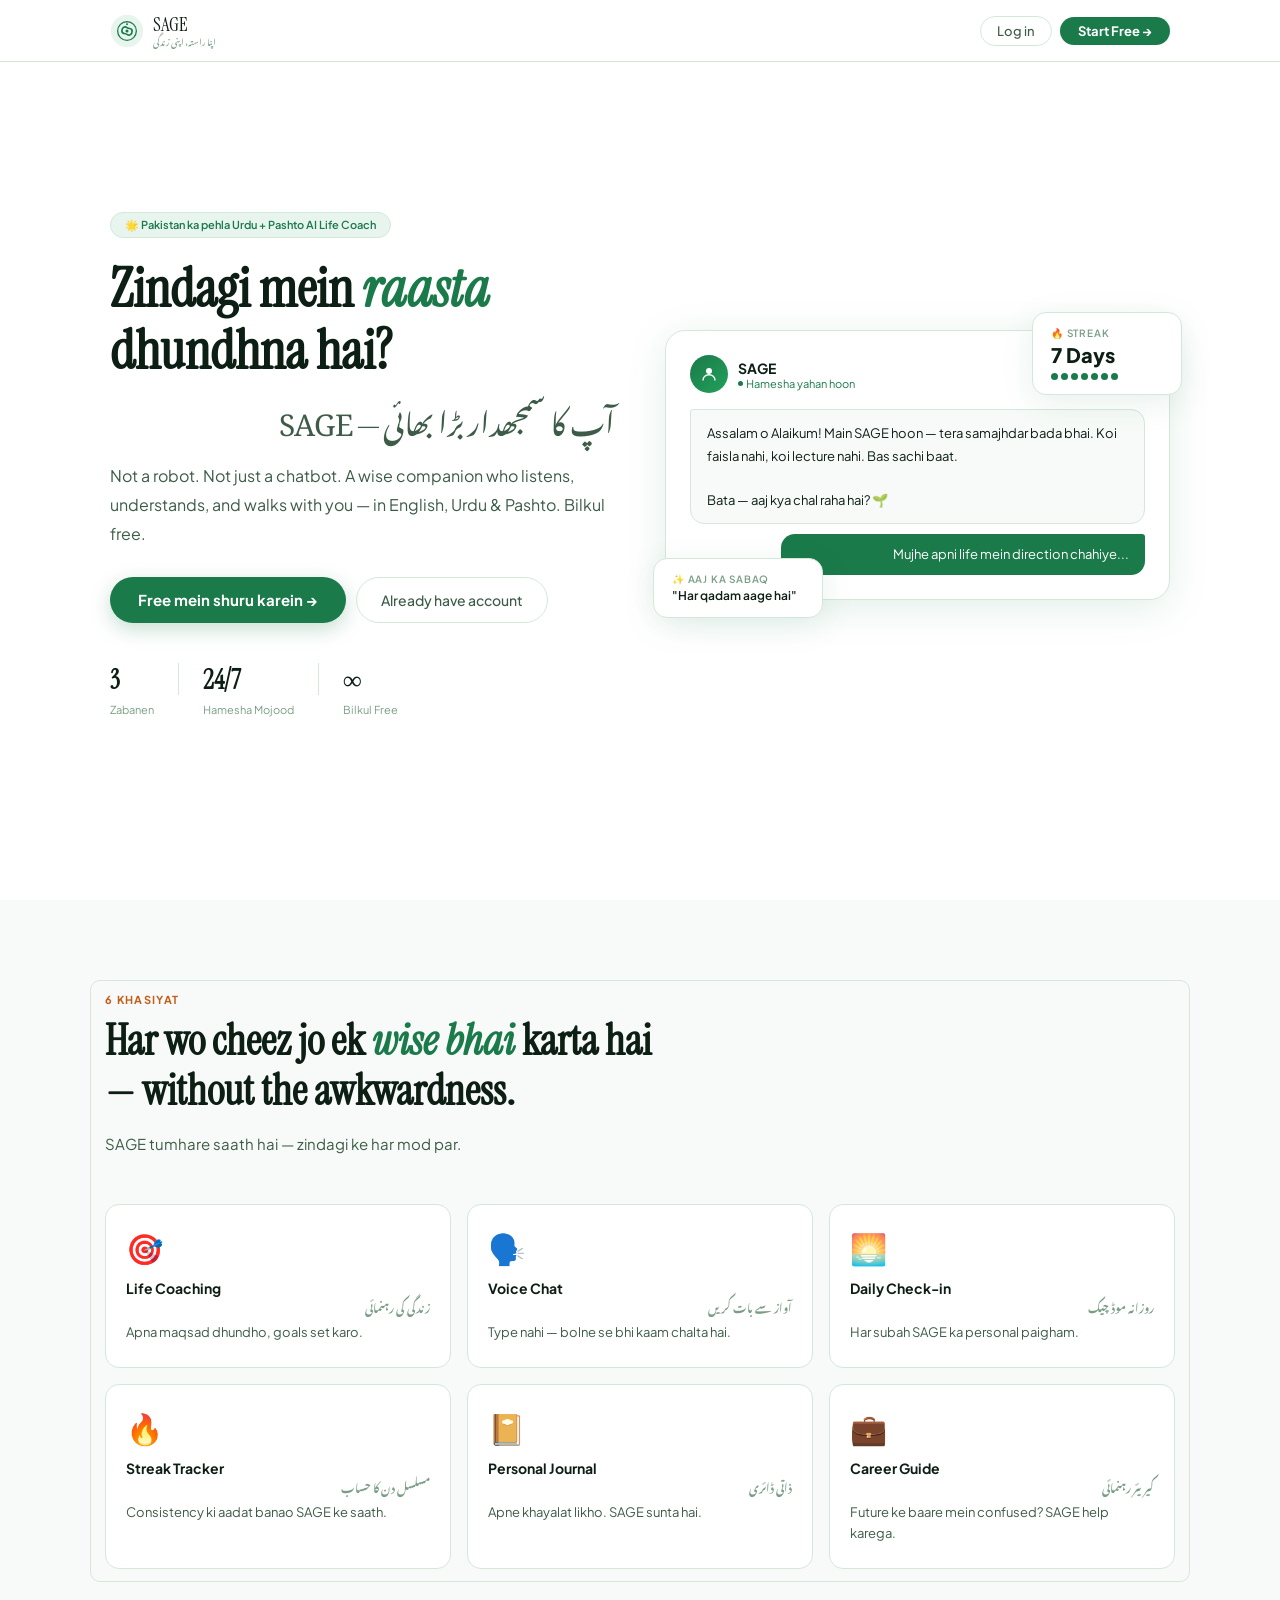
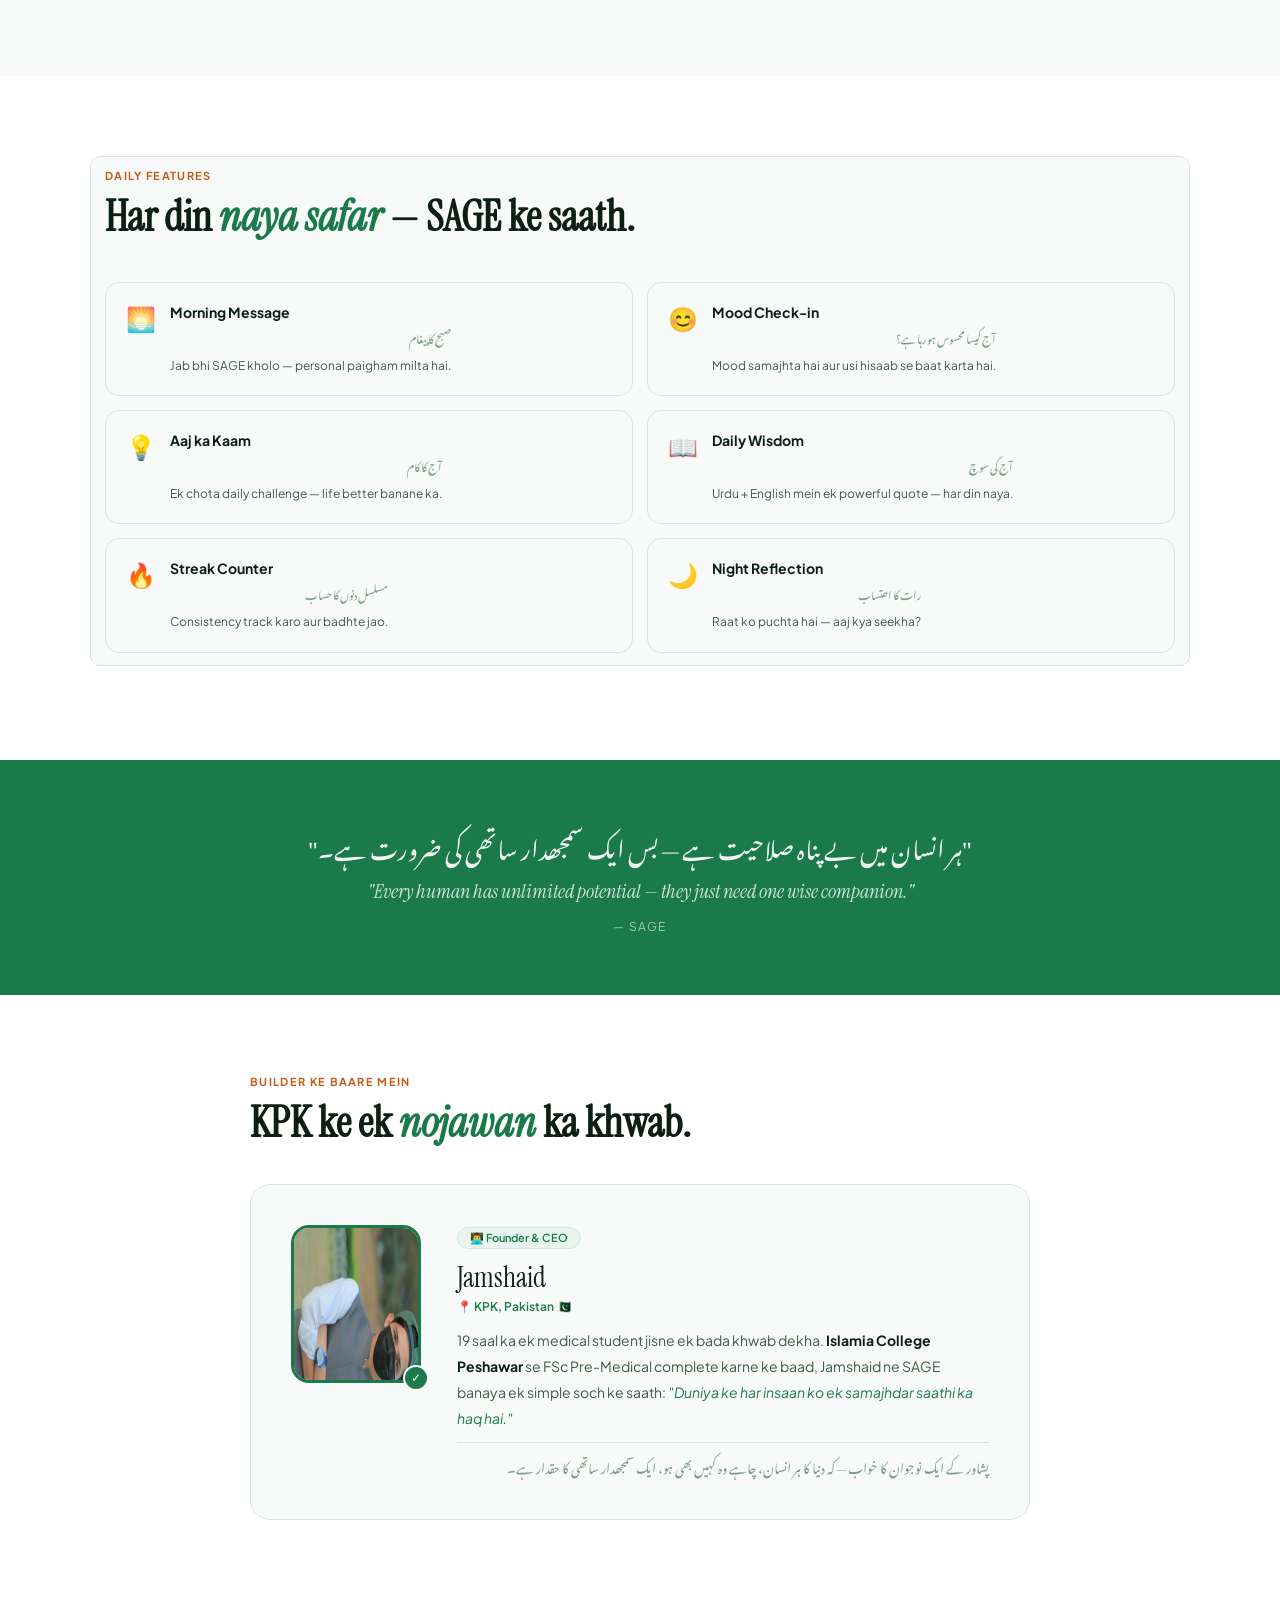
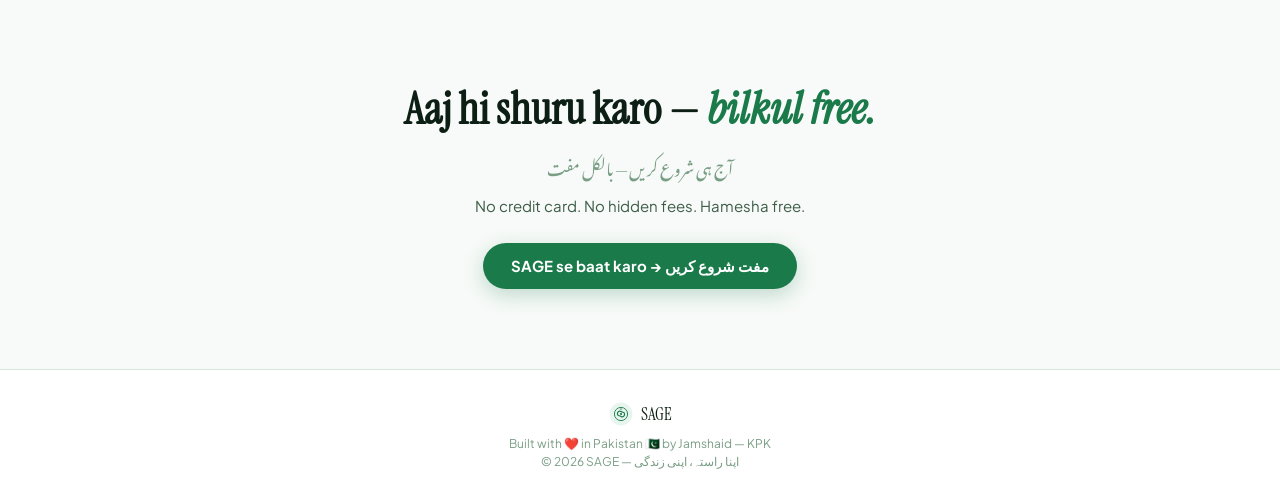
<file: index.html>
<!DOCTYPE html>
<html lang="en">
<head>
<meta charset="UTF-8"/>
<meta name="viewport" content="width=device-width,initial-scale=1.0"/>
<title>SAGE — Apna Raasta, Apni Zindagi</title>
<link href="https://fonts.googleapis.com/css2?family=Instrument+Serif:ital@0;1&family=Plus+Jakarta+Sans:wght@400;500;600;700;800&family=Noto+Nastaliq+Urdu:wght@400;700&display=swap" rel="stylesheet"/>
<style>
*,*::before,*::after{box-sizing:border-box;margin:0;padding:0}
:root{--g:#1a7a4a;--gl:#22a05a;--gp:#e8f5ee;--gp2:#d1ead9;--or:#c45c1a;--bg:#fff;--bg2:#f7faf8;--tx:#0d1f14;--tx2:#3d5c47;--tx3:#7a9e85;--bd:#d4e8da;--fd:'Instrument Serif',serif;--fb:'Plus Jakarta Sans',sans-serif;--fu:'Noto Nastaliq Urdu',serif}
html{scroll-behavior:smooth}
body{font-family:var(--fb);background:var(--bg);color:var(--tx);overflow-x:hidden}
/* NAV */
nav{position:fixed;top:0;left:0;right:0;z-index:100;background:rgba(255,255,255,.96);backdrop-filter:blur(16px);border-bottom:1px solid var(--bd);height:62px}
.nav-in{max-width:1100px;margin:0 auto;padding:0 20px;height:100%;display:flex;align-items:center;justify-content:space-between}
.logo{display:flex;align-items:center;gap:9px;text-decoration:none;cursor:pointer}
.logo-svg{width:34px;height:34px;flex-shrink:0}
.logo-t{display:flex;flex-direction:column;line-height:1.1}
.logo-n{font-family:var(--fd);font-size:19px;color:var(--tx)}
.logo-s{font-size:9px;color:var(--tx3);font-family:var(--fu)}
.nav-r{display:flex;align-items:center;gap:8px}
.nb{padding:6px 16px;border:1.5px solid var(--bd);border-radius:30px;color:var(--tx2);font-size:13px;font-weight:500;background:none;cursor:pointer;font-family:var(--fb);transition:all .2s}
.nb:hover{border-color:var(--g);color:var(--g)}
.ng{padding:6px 18px;background:var(--g);border:none;border-radius:30px;color:#fff;font-size:13px;font-weight:700;cursor:pointer;font-family:var(--fb);transition:all .2s}
.ng:hover{background:var(--gl);transform:translateY(-1px)}
/* PAGES */
.pg{display:none}.pg.on{display:block}
/* LANDING */
.hero{max-width:1100px;margin:0 auto;padding:90px 20px 60px;display:grid;grid-template-columns:1fr 1fr;gap:50px;align-items:center;min-height:100vh}
.badge{display:inline-flex;align-items:center;background:var(--gp);border:1px solid var(--gp2);border-radius:30px;padding:5px 14px;font-size:11px;color:var(--g);font-weight:600;margin-bottom:20px}
.h1{font-family:var(--fd);font-size:clamp(32px,5vw,54px);color:var(--tx);line-height:1.15;margin-bottom:8px}
.h1 em{color:var(--g);font-style:italic}
.h1-ur{font-family:var(--fu);font-size:clamp(18px,3vw,30px);color:var(--tx2);direction:rtl;text-align:right;line-height:1.8;margin-bottom:18px;display:block}
.hdesc{font-size:16px;color:var(--tx2);line-height:1.8;margin-bottom:28px}
.hbtns{display:flex;gap:10px;flex-wrap:wrap;margin-bottom:40px}
.gbtn{padding:13px 28px;background:var(--g);border:none;border-radius:50px;color:#fff;font-size:15px;font-weight:700;cursor:pointer;font-family:var(--fb);transition:all .25s;box-shadow:0 6px 20px rgba(26,122,74,.25)}
.gbtn:hover{background:var(--gl);transform:translateY(-2px)}
.obtn{padding:13px 24px;border:1.5px solid var(--bd);border-radius:50px;color:var(--tx2);font-size:14px;font-weight:500;cursor:pointer;font-family:var(--fb);background:none;transition:all .2s}
.obtn:hover{border-color:var(--g);color:var(--g)}
.hstats{display:flex;gap:24px}
.hs{text-align:left}
.hs-n{display:block;font-family:var(--fd);font-size:26px;color:var(--tx);font-weight:700}
.hs-l{font-size:11px;color:var(--tx3)}
.hs-div{width:1px;height:32px;background:var(--bd)}
/* HERO RIGHT */
.hr{position:relative}
.fc{background:#fff;border:1.5px solid var(--bd);border-radius:14px;padding:14px 18px;box-shadow:0 8px 32px rgba(26,122,74,.1);position:absolute;z-index:3}
.fc1{top:-18px;right:-12px;min-width:150px}
.fc2{bottom:-18px;left:-12px;min-width:170px}
.fc-l{font-size:10px;color:var(--tx3);font-weight:600;text-transform:uppercase;letter-spacing:.08em;margin-bottom:3px}
.fc-v{font-size:20px;font-weight:800;color:var(--tx)}
.fc-q{font-size:12px;color:var(--tx);font-weight:600;margin-top:3px}
.sdots{display:flex;gap:3px;margin-top:6px}
.sd{width:7px;height:7px;border-radius:50%;background:var(--g)}
.chat-card{background:#fff;border:1.5px solid var(--bd);border-radius:20px;padding:24px;box-shadow:0 8px 40px rgba(26,122,74,.12);position:relative;z-index:2}
.cc-head{display:flex;align-items:center;gap:10px;margin-bottom:16px}
.cc-av{width:38px;height:38px;background:linear-gradient(135deg,var(--g),var(--gl));border-radius:50%;display:flex;align-items:center;justify-content:center}
.cc-n{font-weight:700;font-size:14px;color:var(--tx)}
.cc-s{font-size:11px;color:var(--g);display:flex;align-items:center;gap:3px}
.dot{width:5px;height:5px;background:var(--g);border-radius:50%;animation:blink 2s infinite;display:inline-block}
@keyframes blink{0%,100%{opacity:1}50%{opacity:.3}}
.bs{background:var(--bg2);border:1px solid var(--bd);border-radius:14px;border-top-left-radius:3px;padding:12px 16px;font-size:13px;color:var(--tx);line-height:1.7;margin-bottom:10px}
.bu{background:var(--g);color:#fff;border-radius:14px;border-top-right-radius:3px;padding:10px 16px;font-size:13px;line-height:1.6;margin-left:auto;max-width:80%;text-align:right}
/* FEATURES */
.fsec{background:var(--bg2);padding:80px 20px}
.fi{max-width:1100px;margin:0 auto}
.ey{font-size:11px;font-weight:700;text-transform:uppercase;letter-spacing:.12em;color:var(--or);margin-bottom:10px}
.sh2{font-family:var(--fd);font-size:clamp(24px,4vw,42px);color:var(--tx);margin-bottom:14px;line-height:1.2}
.sh2 em{color:var(--g);font-style:italic}
.ssub{font-size:15px;color:var(--tx2);margin-bottom:48px;max-width:500px;line-height:1.7}
.fgrid{display:grid;grid-template-columns:repeat(3,1fr);gap:16px}
.fc-card{background:#fff;border:1.5px solid var(--bd);border-radius:14px;padding:24px 20px;transition:all .25s;cursor:pointer;position:relative;overflow:hidden}
.fc-card::before{content:'';position:absolute;top:0;left:0;right:0;height:3px;background:linear-gradient(90deg,var(--g),var(--gl));transform:scaleX(0);transform-origin:left;transition:transform .3s}
.fc-card:hover{border-color:var(--g);transform:translateY(-3px);box-shadow:0 8px 32px rgba(26,122,74,.1)}
.fc-card:hover::before{transform:scaleX(1)}
.fi-ico{font-size:30px;margin-bottom:12px;display:block}
.fi-t{font-size:14px;font-weight:700;color:var(--tx);margin-bottom:6px;line-height:1.4}
.fi-ur{font-family:var(--fu);font-size:11px;color:var(--tx3);display:block;direction:rtl}
.fi-d{font-size:13px;color:var(--tx2);line-height:1.6;margin-top:8px}
.fi-arr{position:absolute;bottom:16px;right:16px;color:var(--g);font-size:16px;opacity:0;transition:all .2s}
.fc-card:hover .fi-arr{opacity:1;transform:translateX(3px)}
/* DAILY */
.dsec{padding:80px 20px}
.dgrid{display:grid;grid-template-columns:1fr 1fr;gap:14px;margin-top:40px}
.dc{background:var(--bg2);border:1.5px solid var(--bd);border-radius:14px;padding:20px;display:flex;gap:14px;align-items:flex-start;transition:all .2s}
.dc:hover{border-color:var(--g)}
.di{font-size:24px;flex-shrink:0}
.dt{font-size:14px;font-weight:700;color:var(--tx);margin-bottom:2px}
.dur{font-family:var(--fu);font-size:11px;color:var(--tx3);direction:rtl;display:block;margin-bottom:5px}
.dd{font-size:12px;color:var(--tx2);line-height:1.6}
/* QUOTE */
.qbar{background:var(--g);padding:60px 20px;text-align:center;color:#fff}
.qu{font-family:var(--fu);font-size:clamp(14px,2.5vw,24px);line-height:2;direction:rtl;opacity:.95;margin-bottom:10px}
.qe{font-family:var(--fd);font-size:clamp(13px,2vw,20px);font-style:italic;opacity:.8;margin-bottom:10px}
.qby{font-size:12px;opacity:.6;letter-spacing:.1em}
/* FOUNDER */
.foundersec{padding:80px 20px;max-width:820px;margin:0 auto}
.founder-card{background:var(--bg2);border:1.5px solid var(--bd);border-radius:20px;padding:40px;display:grid;grid-template-columns:auto 1fr;gap:36px;align-items:start}
.fimg{width:130px;height:158px;object-fit:cover;object-position:top center;border-radius:18px;border:3px solid var(--g);display:block}
.fcheck{position:absolute;bottom:-8px;right:-8px;background:var(--g);color:#fff;border-radius:50%;width:26px;height:26px;display:flex;align-items:center;justify-content:center;font-size:12px;border:2px solid #fff}
.fwrap{position:relative;width:130px;flex-shrink:0}
.fbadge{display:inline-flex;background:var(--gp);border:1px solid var(--gp2);border-radius:20px;padding:3px 12px;font-size:11px;color:var(--g);font-weight:600;margin-bottom:10px}
.fname{font-family:var(--fd);font-size:28px;color:var(--tx);margin-bottom:3px}
.floc{font-size:12px;color:var(--g);font-weight:600;margin-bottom:14px}
.fbio{font-size:14px;color:var(--tx2);line-height:1.85;margin-bottom:10px}
.fbio strong{color:var(--tx)}
.fbio em{color:var(--g)}
.fbio-ur{font-family:var(--fu);font-size:13px;color:var(--tx3);line-height:2;direction:rtl;border-top:1px solid var(--bd);padding-top:10px}
/* CTA */
.ctasec{background:var(--bg2);padding:80px 20px;text-align:center}
.ctasec h2{font-family:var(--fd);font-size:clamp(24px,4vw,44px);color:var(--tx);margin-bottom:8px}
.ctasec h2 em{color:var(--g);font-style:italic}
.cta-ur{font-family:var(--fu);font-size:16px;color:var(--tx3);direction:rtl;display:block;margin-bottom:10px}
.cta-sub{font-size:15px;color:var(--tx2);margin-bottom:28px}
footer{padding:32px 20px;border-top:1px solid var(--bd);text-align:center}
.ft-row{display:flex;align-items:center;justify-content:center;gap:8px;margin-bottom:10px}
.ft-n{font-family:var(--fd);font-size:17px;color:var(--tx)}
footer p{font-size:12px;color:var(--tx3);margin-bottom:3px}
/* AUTH */
.auth-wrap{min-height:100vh;display:flex;align-items:center;justify-content:center;padding:70px 20px 20px;background:var(--bg2)}
.auth-card{background:#fff;border:1.5px solid var(--bd);border-radius:20px;padding:40px 36px;width:100%;max-width:420px;box-shadow:0 2px 20px rgba(26,122,74,.08)}
.auth-logo{display:flex;justify-content:center;margin-bottom:24px}
.auth-h{font-family:var(--fd);font-size:24px;color:var(--tx);text-align:center;margin-bottom:3px}
.auth-sub{font-size:13px;color:var(--tx2);text-align:center;margin-bottom:4px}
.auth-ur{font-family:var(--fu);font-size:12px;color:var(--tx3);direction:rtl;text-align:center;display:block;margin-bottom:24px}
.ferr{background:#fff0f0;border:1px solid #ffb3b3;color:#c0392b;border-radius:10px;padding:10px 14px;font-size:13px;margin-bottom:14px;display:none}
.fok{background:var(--gp);border:1px solid var(--gp2);color:var(--g);border-radius:10px;padding:10px 14px;font-size:13px;margin-bottom:14px;display:none}
.fl{display:block;font-size:12px;color:var(--tx2);margin-bottom:5px;font-weight:500}
.fi{width:100%;padding:12px 14px;background:var(--bg2);border:1.5px solid var(--bd);border-radius:10px;color:var(--tx);font-size:14px;font-family:var(--fb);outline:none;transition:border-color .2s;margin-bottom:14px}
.fi:focus{border-color:var(--g)}
.fi::placeholder{color:var(--tx3)}
.fbtn{width:100%;padding:13px;background:var(--g);border:none;border-radius:10px;color:#fff;font-size:15px;font-weight:700;font-family:var(--fb);cursor:pointer;transition:all .2s;margin-top:2px}
.fbtn:hover{background:var(--gl);transform:translateY(-1px)}
.aswitch{text-align:center;margin-top:18px;font-size:13px;color:var(--tx2)}
.aswitch a{color:var(--g);text-decoration:none;font-weight:600}
/* APP */
.app-wrap{display:grid;grid-template-columns:268px 1fr;height:100vh;padding-top:62px}
.sb{background:var(--bg2);border-right:1px solid var(--bd);display:flex;flex-direction:column;overflow:hidden}
.sb-head{padding:18px 16px;border-bottom:1px solid var(--bd)}
.sb-gr{font-size:11px;color:var(--tx3);margin-bottom:2px}
.sb-nm{font-family:var(--fd);font-size:19px;color:var(--tx)}
.sb-s{padding:12px 16px;border-bottom:1px solid var(--bd)}
.sb-l{font-size:10px;font-weight:700;text-transform:uppercase;letter-spacing:.08em;color:var(--tx3);margin-bottom:8px}
.mood-row{display:flex;gap:5px}
.mb{flex:1;background:#fff;border:1.5px solid var(--bd);border-radius:9px;padding:6px 2px;font-size:16px;cursor:pointer;transition:all .2s;text-align:center}
.mb:hover,.mb.on{border-color:var(--g);background:var(--gp);transform:scale(1.08)}
.ml{display:block;font-size:7px;color:var(--tx3);margin-top:1px;font-family:var(--fu)}
.wbox{background:linear-gradient(135deg,var(--gp),#fff);border-radius:10px;padding:10px 12px}
.wq{font-family:var(--fu);font-size:11px;color:var(--tx2);line-height:1.7;direction:rtl}
.sb-topics{padding:12px 16px;flex:1;overflow-y:auto}
.tb{display:flex;align-items:center;gap:7px;width:100%;background:none;border:1px solid transparent;border-radius:9px;padding:8px 10px;color:var(--tx2);font-size:12px;font-family:var(--fb);cursor:pointer;transition:all .2s;text-align:left;margin-bottom:2px}
.tb:hover{background:#fff;border-color:var(--bd);color:var(--tx)}
.sb-goals{padding:12px 16px;border-top:1px solid var(--bd)}
.gh{display:flex;justify-content:space-between;align-items:center;margin-bottom:7px}
.ge{background:none;border:none;color:var(--g);font-size:11px;cursor:pointer;font-family:var(--fb);font-weight:600}
.gr{display:flex;align-items:center;gap:5px;margin-bottom:5px}
.gd{width:4px;height:4px;background:var(--g);border-radius:50%;flex-shrink:0}
.gt{font-size:11px;color:var(--tx2);white-space:nowrap;overflow:hidden;text-overflow:ellipsis}
.sb-bot{padding:12px 16px;border-top:1px solid var(--bd);display:flex;justify-content:space-between;align-items:center}
.stbadge{font-size:11px;color:var(--tx3)}
.stn{color:var(--g);font-weight:700}
.lob{background:none;border:1px solid var(--bd);border-radius:20px;padding:4px 12px;color:var(--tx3);font-size:11px;font-family:var(--fb);cursor:pointer;transition:all .2s}
.lob:hover{border-color:#e74c3c;color:#e74c3c}
/* CHAT */
.ca{display:flex;flex-direction:column;overflow:hidden;background:var(--bg)}
.ct{padding:12px 24px;border-bottom:1px solid var(--bd);display:flex;align-items:center;justify-content:space-between;background:#fff}
.ctl{display:flex;align-items:center;gap:10px}
.cav{width:40px;height:40px;background:linear-gradient(135deg,var(--g),var(--gl));border-radius:50%;display:flex;align-items:center;justify-content:center;box-shadow:0 0 12px rgba(26,122,74,.2)}
.ctn{font-size:14px;font-weight:700;color:var(--tx)}
.cts{font-size:11px;color:var(--g);display:flex;align-items:center;gap:3px}
.vt{display:flex;align-items:center;gap:5px;background:var(--bg2);border:1.5px solid var(--bd);border-radius:20px;padding:6px 14px;cursor:pointer;font-size:12px;color:var(--tx2);font-family:var(--fb);transition:all .2s}
.vt:hover{border-color:var(--g)}
.vt.on{border-color:var(--g);color:var(--g);background:var(--gp)}
.lsw{display:flex;gap:2px;background:var(--bg2);border:1px solid var(--bd);border-radius:20px;padding:2px}
.lb{background:none;border:none;color:var(--tx2);font-size:11px;font-family:var(--fb);padding:3px 8px;border-radius:16px;cursor:pointer;transition:all .2s}
.lb.on{background:var(--g);color:#fff;font-weight:700}
.dc-bar{background:linear-gradient(135deg,var(--gp),#fff);border:1.5px solid var(--gp2);border-radius:12px;padding:12px 16px;margin:10px 24px 0}
.dc-l{font-size:10px;font-weight:700;text-transform:uppercase;letter-spacing:.08em;color:var(--g);margin-bottom:3px}
.dc-t{font-size:13px;color:var(--tx);font-weight:600}
.dc-u{font-family:var(--fu);font-size:11px;color:var(--tx3);direction:rtl;display:block;margin-top:2px}
.msgs{flex:1;overflow-y:auto;padding:24px 32px;display:flex;flex-direction:column;gap:18px}
.msgs::-webkit-scrollbar{width:3px}
.msgs::-webkit-scrollbar-thumb{background:var(--bd);border-radius:3px}
.msg{display:flex;gap:10px;align-items:flex-start;animation:fup .3s ease;max-width:700px}
@keyframes fup{from{opacity:0;transform:translateY(8px)}to{opacity:1;transform:translateY(0)}}
.msg.u{flex-direction:row-reverse;align-self:flex-end}
.mav{width:34px;height:34px;border-radius:50%;flex-shrink:0;display:flex;align-items:center;justify-content:center;font-size:13px;font-weight:700}
.mav.s{background:linear-gradient(135deg,var(--g),var(--gl));color:#fff;font-family:var(--fd);font-size:15px;box-shadow:0 0 8px rgba(26,122,74,.2)}
.mav.u{background:var(--bg2);color:var(--tx2);border:1px solid var(--bd)}
.mb2{padding:13px 17px;border-radius:17px;font-size:14px;line-height:1.75;white-space:pre-wrap;max-width:560px}
.msg.s .mb2{background:#fff;color:var(--tx);border-top-left-radius:3px;border:1.5px solid var(--bd)}
.msg.u .mb2{background:var(--g);color:#fff;border-top-right-radius:3px;font-weight:500}
.tbub{background:#fff;border:1.5px solid var(--bd);border-radius:17px;border-top-left-radius:3px;padding:14px 18px;display:flex;gap:5px;align-items:center}
.tbub span{width:6px;height:6px;background:var(--tx3);border-radius:50%;animation:bounce 1.2s infinite}
.tbub span:nth-child(2){animation-delay:.2s}.tbub span:nth-child(3){animation-delay:.4s}
@keyframes bounce{0%,60%,100%{transform:translateY(0)}30%{transform:translateY(-5px)}}
.qrs{display:flex;flex-wrap:wrap;gap:6px;margin-top:8px}
.qr{background:none;border:1.5px solid var(--gp2);color:var(--g);border-radius:20px;padding:6px 14px;font-size:12px;font-family:var(--fb);cursor:pointer;transition:all .2s}
.qr:hover{background:var(--gp)}
.vbar{display:none;align-items:center;justify-content:center;gap:8px;padding:12px;background:var(--gp);border-top:1px solid var(--gp2);color:var(--g);font-size:13px}
.vbar.show{display:flex}
.vwaves{display:flex;gap:3px;align-items:center}
.vw{width:3px;background:var(--g);border-radius:3px;animation:wave .8s ease-in-out infinite}
.vw:nth-child(1){height:8px}.vw:nth-child(2){height:18px;animation-delay:.1s}.vw:nth-child(3){height:12px;animation-delay:.2s}.vw:nth-child(4){height:22px;animation-delay:.3s}.vw:nth-child(5){height:10px;animation-delay:.4s}
@keyframes wave{0%,100%{transform:scaleY(.6)}50%{transform:scaleY(1)}}
.vstop{background:none;border:1px solid #e74c3c;color:#e74c3c;border-radius:20px;padding:3px 12px;cursor:pointer;font-family:var(--fb);font-size:11px}
.inp-area{padding:12px 32px 16px;border-top:1px solid var(--bd);background:#fff}
.inp-row{display:flex;gap:8px;align-items:flex-end}
.inp-box{flex:1;display:flex;align-items:flex-end;gap:7px;background:var(--bg2);border:1.5px solid var(--bd);border-radius:22px;padding:9px 12px 9px 16px;transition:border-color .2s}
.inp-box:focus-within{border-color:var(--g)}
.inp-box textarea{flex:1;background:none;border:none;outline:none;color:var(--tx);font-size:14px;font-family:var(--fb);resize:none;line-height:1.6;max-height:90px}
.inp-box textarea::placeholder{color:var(--tx3)}
.mic{width:34px;height:34px;background:#fff;border:1.5px solid var(--bd);border-radius:50%;cursor:pointer;display:flex;align-items:center;justify-content:center;font-size:15px;transition:all .2s;flex-shrink:0}
.mic:hover{border-color:var(--g);background:var(--gp)}
.mic.on{background:rgba(220,50,50,.1);border-color:#e74c3c;animation:pm 1s infinite}
@keyframes pm{0%,100%{box-shadow:0 0 0 0 rgba(220,50,50,.3)}50%{box-shadow:0 0 0 7px rgba(220,50,50,0)}}
.sndbtn{width:44px;height:44px;background:var(--g);border:none;border-radius:50%;cursor:pointer;display:flex;align-items:center;justify-content:center;flex-shrink:0;transition:all .2s;box-shadow:0 4px 12px rgba(26,122,74,.25)}
.sndbtn:hover{background:var(--gl);transform:scale(1.06)}
.sndbtn:disabled{opacity:.5;cursor:not-allowed;transform:none}
.disc{font-size:10px;color:var(--tx3);text-align:center;margin-top:7px}
.wlcs{flex:1;display:flex;flex-direction:column;align-items:center;justify-content:center;padding:32px;text-align:center}
.wlc-av{width:66px;height:66px;background:linear-gradient(135deg,var(--g),var(--gl));border-radius:50%;display:flex;align-items:center;justify-content:center;margin:0 auto 18px;box-shadow:0 0 24px rgba(26,122,74,.2)}
.wlc-h{font-family:var(--fd);font-size:24px;color:var(--tx);margin-bottom:5px}
.wlc-sub{font-size:14px;color:var(--tx2);margin-bottom:24px;max-width:360px;line-height:1.7}
.wlc-chips{display:flex;flex-wrap:wrap;gap:7px;justify-content:center}
.wchip{background:var(--bg2);border:1.5px solid var(--bd);color:var(--tx2);border-radius:22px;padding:8px 18px;font-size:13px;font-family:var(--fb);cursor:pointer;transition:all .2s}
.wchip:hover{background:var(--gp);color:var(--g);border-color:var(--gp2)}
/* JOURNAL MODAL */
.jov{display:none;position:fixed;inset:0;background:rgba(0,0,0,.4);z-index:200;align-items:center;justify-content:center}
.jov.open{display:flex}
.jmod{background:#fff;border-radius:20px;padding:32px;width:100%;max-width:480px;max-height:80vh;overflow-y:auto}
.jh{font-family:var(--fd);font-size:20px;color:var(--tx);margin-bottom:5px}
.jc{float:right;background:none;border:none;color:var(--tx3);font-size:18px;cursor:pointer}
.jta{width:100%;min-height:120px;padding:12px 14px;background:var(--bg2);border:1.5px solid var(--bd);border-radius:12px;color:var(--tx);font-size:14px;font-family:var(--fb);outline:none;resize:vertical;margin-bottom:12px}
.jta:focus{border-color:var(--g)}
.je{background:var(--bg2);border:1px solid var(--bd);border-radius:10px;padding:12px;margin-bottom:8px}
.je-d{font-size:10px;color:var(--tx3);margin-bottom:5px}
.je-t{font-size:13px;color:var(--tx);line-height:1.7}
/* GOALS MODAL */
.gov{display:none;position:fixed;inset:0;background:rgba(0,0,0,.4);z-index:200;align-items:center;justify-content:center}
.gov.open{display:flex}
.gmod{background:#fff;border-radius:20px;padding:32px;width:100%;max-width:420px}
.gmh{font-family:var(--fd);font-size:20px;color:var(--tx);margin-bottom:5px}
.gmc{float:right;background:none;border:none;color:var(--tx3);font-size:18px;cursor:pointer}
@media(max-width:768px){.hero{grid-template-columns:1fr;padding-top:80px;min-height:auto}.hr{display:none}.fgrid{grid-template-columns:1fr}.dgrid{grid-template-columns:1fr}.founder-card{grid-template-columns:1fr;gap:20px;padding:24px}.app-wrap{grid-template-columns:1fr}.sb{display:none}.msgs{padding:12px}.inp-area{padding:8px 12px 12px}.ct{padding:8px 12px}.dc-bar{margin:8px 12px 0}}
</style>
</head>
<body>

<!-- NAV -->
<nav>
  <div class="nav-in">
    <div class="logo" onclick="showLanding()">
      <svg class="logo-svg" viewBox="0 0 40 40" fill="none"><circle cx="20" cy="20" r="19" fill="#e8f5ee"/><circle cx="20" cy="20" r="11" stroke="#1a7a4a" stroke-width="1.5" fill="none"/><path d="M14 20 C14 16 17 14 20 16 C23 18 26 16 26 20 C26 24 23 26 20 24 C17 22 14 24 14 20Z" stroke="#1a7a4a" stroke-width="2" fill="none" stroke-linecap="round"/><path d="M20 9 L21.4 13.5 L20 12.5 L18.6 13.5 Z" fill="#1a7a4a"/><circle cx="20" cy="20" r="1.8" fill="#1a7a4a"/></svg>
      <div class="logo-t"><span class="logo-n">SAGE</span><span class="logo-s">اپنا راستہ، اپنی زندگی</span></div>
    </div>
    <div class="nav-r" id="nav-r">
      <button class="nb" onclick="showLogin()">Log in</button>
      <button class="ng" onclick="showSignup()">Start Free →</button>
    </div>
  </div>
</nav>

<!-- LANDING PAGE -->
<div class="pg on" id="pg-land">
<section class="hero">
  <div>
    <div class="badge">🌟 Pakistan ka pehla Urdu + Pashto AI Life Coach</div>
    <h1 class="h1">Zindagi mein <em>raasta</em><br/>dhundhna hai?</h1>
    <span class="h1-ur">آپ کا سمجھدار بڑا بھائی — SAGE</span>
    <p class="hdesc">Not a robot. Not just a chatbot. A wise companion who listens, understands, and walks with you — in English, Urdu & Pashto. Bilkul free.</p>
    <div class="hbtns">
      <button class="gbtn" onclick="showSignup()">Free mein shuru karein →</button>
      <button class="obtn" onclick="showLogin()">Already have account</button>
    </div>
    <div class="hstats">
      <div class="hs"><span class="hs-n">3</span><span class="hs-l">Zabanen</span></div>
      <div class="hs-div"></div>
      <div class="hs"><span class="hs-n">24/7</span><span class="hs-l">Hamesha Mojood</span></div>
      <div class="hs-div"></div>
      <div class="hs"><span class="hs-n">∞</span><span class="hs-l">Bilkul Free</span></div>
    </div>
  </div>
  <div class="hr">
    <div class="fc fc1"><div class="fc-l">🔥 Streak</div><div class="fc-v">7 Days</div><div class="sdots"><span class="sd"></span><span class="sd"></span><span class="sd"></span><span class="sd"></span><span class="sd"></span><span class="sd"></span><span class="sd"></span></div></div>
    <div class="chat-card">
      <div class="cc-head"><div class="cc-av"><svg viewBox="0 0 24 24" fill="none" width="18" height="18"><circle cx="12" cy="8" r="4" fill="white"/><path d="M4 20c0-4 3.6-7 8-7s8 3 8 7" stroke="white" stroke-width="1.8" stroke-linecap="round"/></svg></div><div><div class="cc-n">SAGE</div><div class="cc-s"><span class="dot"></span>Hamesha yahan hoon</div></div></div>
      <div class="bs">Assalam o Alaikum! Main SAGE hoon — tera samajhdar bada bhai. Koi faisla nahi, koi lecture nahi. Bas sachi baat.<br/><br/>Bata — aaj kya chal raha hai? 🌱</div>
      <div class="bu">Mujhe apni life mein direction chahiye...</div>
    </div>
    <div class="fc fc2"><div class="fc-l">✨ Aaj ka Sabaq</div><div class="fc-q">"Har qadam aage hai"</div></div>
  </div>
</section>

<section class="fsec">
  <div class="fi">
    <div class="ey">6 Khasiyat</div>
    <h2 class="sh2">Har wo cheez jo ek <em>wise bhai</em> karta hai<br/>— without the awkwardness.</h2>
    <p class="ssub">SAGE tumhare saath hai — zindagi ke har mod par.</p>
    <div class="fgrid">
      <div class="fc-card" onclick="showSignup()"><span class="fi-ico">🎯</span><div class="fi-t">Life Coaching<span class="fi-ur">زندگی کی رہنمائی</span></div><p class="fi-d">Apna maqsad dhundho, goals set karo.</p><span class="fi-arr">→</span></div>
      <div class="fc-card" onclick="showSignup()"><span class="fi-ico">🗣️</span><div class="fi-t">Voice Chat<span class="fi-ur">آواز سے بات کریں</span></div><p class="fi-d">Type nahi — bolne se bhi kaam chalta hai.</p><span class="fi-arr">→</span></div>
      <div class="fc-card" onclick="showSignup()"><span class="fi-ico">🌅</span><div class="fi-t">Daily Check-in<span class="fi-ur">روزانہ موڈ چیک</span></div><p class="fi-d">Har subah SAGE ka personal paigham.</p><span class="fi-arr">→</span></div>
      <div class="fc-card" onclick="showSignup()"><span class="fi-ico">🔥</span><div class="fi-t">Streak Tracker<span class="fi-ur">مسلسل دن کا حساب</span></div><p class="fi-d">Consistency ki aadat banao SAGE ke saath.</p><span class="fi-arr">→</span></div>
      <div class="fc-card" onclick="showSignup()"><span class="fi-ico">📔</span><div class="fi-t">Personal Journal<span class="fi-ur">ذاتی ڈائری</span></div><p class="fi-d">Apne khayalat likho. SAGE sunta hai.</p><span class="fi-arr">→</span></div>
      <div class="fc-card" onclick="showSignup()"><span class="fi-ico">💼</span><div class="fi-t">Career Guide<span class="fi-ur">کیریئر رہنمائی</span></div><p class="fi-d">Future ke baare mein confused? SAGE help karega.</p><span class="fi-arr">→</span></div>
    </div>
  </div>
</section>

<section class="dsec">
  <div class="fi">
    <div class="ey">Daily Features</div>
    <h2 class="sh2">Har din <em>naya safar</em> — SAGE ke saath.</h2>
    <div class="dgrid">
      <div class="dc"><span class="di">🌅</span><div><div class="dt">Morning Message</div><span class="dur">صبح کا پیغام</span><p class="dd">Jab bhi SAGE kholo — personal paigham milta hai.</p></div></div>
      <div class="dc"><span class="di">😊</span><div><div class="dt">Mood Check-in</div><span class="dur">آج کیسا محسوس ہو رہا ہے؟</span><p class="dd">Mood samajhta hai aur usi hisaab se baat karta hai.</p></div></div>
      <div class="dc"><span class="di">💡</span><div><div class="dt">Aaj ka Kaam</div><span class="dur">آج کا کام</span><p class="dd">Ek chota daily challenge — life better banane ka.</p></div></div>
      <div class="dc"><span class="di">📖</span><div><div class="dt">Daily Wisdom</div><span class="dur">آج کی سوچ</span><p class="dd">Urdu + English mein ek powerful quote — har din naya.</p></div></div>
      <div class="dc"><span class="di">🔥</span><div><div class="dt">Streak Counter</div><span class="dur">مسلسل دنوں کا حساب</span><p class="dd">Consistency track karo aur badhte jao.</p></div></div>
      <div class="dc"><span class="di">🌙</span><div><div class="dt">Night Reflection</div><span class="dur">رات کا احتساب</span><p class="dd">Raat ko puchta hai — aaj kya seekha?</p></div></div>
    </div>
  </div>
</section>

<div class="qbar">
  <p class="qu">"ہر انسان میں بے پناہ صلاحیت ہے — بس ایک سمجھدار ساتھی کی ضرورت ہے۔"</p>
  <p class="qe">"Every human has unlimited potential — they just need one wise companion."</p>
  <span class="qby">— SAGE</span>
</div>

<section class="foundersec">
  <div class="ey">Builder ke Baare Mein</div>
  <h2 class="sh2" style="margin-bottom:36px">KPK ke ek <em>nojawan</em> ka khwab.</h2>
  <div class="founder-card">
    <div class="fwrap">
      <img src="[data-uri]" alt="Jamshaid Founder" class="fimg"/>
      <div class="fcheck">✓</div>
    </div>
    <div>
      <div class="fbadge">👨‍💻 Founder & CEO</div>
      <div class="fname">Jamshaid</div>
      <div class="floc">📍 KPK, Pakistan 🇵🇰</div>
      <p class="fbio">19 saal ka ek medical student jisne ek bada khwab dekha. <strong>Islamia College Peshawar</strong> se FSc Pre-Medical complete karne ke baad, Jamshaid ne SAGE banaya ek simple soch ke saath: <em>"Duniya ke har insaan ko ek samajhdar saathi ka haq hai."</em></p>
      <p class="fbio-ur">پشاور کے ایک نوجوان کا خواب — کہ دنیا کا ہر انسان، چاہے وہ کہیں بھی ہو، ایک سمجھدار ساتھی کا حقدار ہے۔</p>
    </div>
  </div>
</section>

<section class="ctasec">
  <h2>Aaj hi shuru karo — <em>bilkul free.</em></h2>
  <span class="cta-ur">آج ہی شروع کریں — بالکل مفت</span>
  <p class="cta-sub">No credit card. No hidden fees. Hamesha free.</p>
  <button class="gbtn" onclick="showSignup()">SAGE se baat karo → مفت شروع کریں</button>
</section>

<footer>
  <div class="ft-row"><svg width="24" height="24" viewBox="0 0 40 40" fill="none"><circle cx="20" cy="20" r="19" fill="#e8f5ee"/><circle cx="20" cy="20" r="11" stroke="#1a7a4a" stroke-width="1.5" fill="none"/><path d="M14 20 C14 16 17 14 20 16 C23 18 26 16 26 20 C26 24 23 26 20 24 C17 22 14 24 14 20Z" stroke="#1a7a4a" stroke-width="2" fill="none" stroke-linecap="round"/><path d="M20 9 L21.4 13.5 L20 12.5 L18.6 13.5 Z" fill="#1a7a4a"/><circle cx="20" cy="20" r="1.8" fill="#1a7a4a"/></svg><span class="ft-n">SAGE</span></div>
  <p>Built with ❤️ in Pakistan 🇵🇰 by Jamshaid — KPK</p>
  <p>© 2026 SAGE — اپنا راستہ، اپنی زندگی</p>
</footer>
</div>

<!-- SIGNUP PAGE -->
<div class="pg" id="pg-signup">
<div class="auth-wrap">
<div class="auth-card">
  <div class="auth-logo"><svg width="44" height="44" viewBox="0 0 40 40" fill="none"><circle cx="20" cy="20" r="19" fill="#e8f5ee"/><circle cx="20" cy="20" r="11" stroke="#1a7a4a" stroke-width="1.5" fill="none"/><path d="M14 20 C14 16 17 14 20 16 C23 18 26 16 26 20 C26 24 23 26 20 24 C17 22 14 24 14 20Z" stroke="#1a7a4a" stroke-width="2" fill="none" stroke-linecap="round"/><path d="M20 9 L21.4 13.5 L20 12.5 L18.6 13.5 Z" fill="#1a7a4a"/><circle cx="20" cy="20" r="1.8" fill="#1a7a4a"/></svg></div>
  <h2 class="auth-h">Join SAGE</h2>
  <p class="auth-sub">Apna safar shuru karein</p>
  <span class="auth-ur">اپنا سفر شروع کریں</span>
  <div class="ferr" id="su-err"></div>
  <div class="fok" id="su-ok"></div>
  <label class="fl">Your Name / آپ کا نام</label>
  <input type="text" class="fi" id="su-name" placeholder="e.g. Ahmad, Sara..."/>
  <label class="fl">Email / ای میل</label>
  <input type="email" class="fi" id="su-email" placeholder="your@email.com"/>
  <label class="fl">Password / پاسورڈ</label>
  <input type="password" class="fi" id="su-pass" placeholder="At least 6 characters"/>
  <label class="fl">Confirm Password</label>
  <input type="password" class="fi" id="su-cpass" placeholder="Repeat your password"/>
  <label class="fl">Language / زبان</label>
  <select class="fi" id="su-lang" style="cursor:pointer"><option value="en">English</option><option value="ur">اردو — Urdu</option><option value="ps">پښتو — Pashto</option></select>
  <button class="fbtn" onclick="doSignup()">Create Account ✨</button>
  <div class="aswitch">Already have account? <a href="#" onclick="showLogin()">Login here</a></div>
</div>
</div>
</div>

<!-- LOGIN PAGE -->
<div class="pg" id="pg-login">
<div class="auth-wrap">
<div class="auth-card">
  <div class="auth-logo"><svg width="44" height="44" viewBox="0 0 40 40" fill="none"><circle cx="20" cy="20" r="19" fill="#e8f5ee"/><circle cx="20" cy="20" r="11" stroke="#1a7a4a" stroke-width="1.5" fill="none"/><path d="M14 20 C14 16 17 14 20 16 C23 18 26 16 26 20 C26 24 23 26 20 24 C17 22 14 24 14 20Z" stroke="#1a7a4a" stroke-width="2" fill="none" stroke-linecap="round"/><path d="M20 9 L21.4 13.5 L20 12.5 L18.6 13.5 Z" fill="#1a7a4a"/><circle cx="20" cy="20" r="1.8" fill="#1a7a4a"/></svg></div>
  <h2 class="auth-h">Welcome Back</h2>
  <p class="auth-sub">Khush Aamdeed!</p>
  <span class="auth-ur">SAGE aapka intezaar kar raha tha 🌱</span>
  <div class="ferr" id="li-err"></div>
  <label class="fl">Email / ای میل</label>
  <input type="email" class="fi" id="li-email" placeholder="your@email.com"/>
  <label class="fl">Password / پاسورڈ</label>
  <input type="password" class="fi" id="li-pass" placeholder="Your password"/>
  <button class="fbtn" onclick="doLogin()">Login →</button>
  <div class="aswitch">No account? <a href="#" onclick="showSignup()">Sign up free</a></div>
</div>
</div>
</div>

<!-- APP PAGE -->
<div class="pg" id="pg-app">
<div class="app-wrap">
  <div class="sb">
    <div class="sb-head"><div class="sb-gr" id="sb-gr">Good day,</div><div class="sb-nm" id="sb-nm">Friend</div></div>
    <div class="sb-s">
      <div class="sb-l">Aaj kaisa feel? / آج کیسا محسوس ہو رہا ہے؟</div>
      <div class="mood-row">
        <button class="mb" onclick="setMood('😊','خوش')">😊<span class="ml">خوش</span></button>
        <button class="mb" onclick="setMood('😔','اداس')">😔<span class="ml">اداس</span></button>
        <button class="mb" onclick="setMood('😤','پریشان')">😤<span class="ml">پریشان</span></button>
        <button class="mb" onclick="setMood('🤔','سوچ')">🤔<span class="ml">سوچ</span></button>
        <button class="mb" onclick="setMood('🔥','جوش')">🔥<span class="ml">جوش</span></button>
      </div>
    </div>
    <div class="sb-s">
      <div class="sb-l">✨ Aaj ki Soch</div>
      <div class="wbox"><div class="wq" id="wq">...</div></div>
    </div>
    <div class="sb-topics">
      <div class="sb-l">Baat karein / بات کریں</div>
      <button class="tb" onclick="sq('I want to find my purpose in life')">🎯 Purpose / مقصد</button>
      <button class="tb" onclick="sq('I need help with my career and future')">💼 Career / کیریئر</button>
      <button class="tb" onclick="sq('I have lost my motivation lately')">⚡ Motivation / حوصلہ</button>
      <button class="tb" onclick="sq('I have been feeling very lonely')">💙 Loneliness / تنہائی</button>
      <button class="tb" onclick="sq('I am worried about my future')">🌟 Future / مستقبل</button>
      <button class="tb" onclick="sq('I feel completely stuck in life')">🚧 Feeling Stuck</button>
      <button class="tb" onclick="sq('I need help with my studies')">📚 Studies / تعلیم</button>
      <button class="tb" onclick="openJournal()">📔 Journal / ڈائری</button>
      <button class="tb" onclick="newChat()">✨ New Chat</button>
    </div>
    <div class="sb-goals">
      <div class="gh"><div class="sb-l" style="margin:0">🎯 Goals</div><button class="ge" onclick="openGoals()">+ Edit</button></div>
      <div id="goals-list"><div style="font-size:11px;color:var(--tx3);font-style:italic">No goals yet. Add some!</div></div>
    </div>
    <div class="sb-bot">
      <div class="stbadge">🔥 <span class="stn" id="streak">1</span> day streak</div>
      <button class="lob" onclick="doLogout()">Logout</button>
    </div>
  </div>
  <div class="ca">
    <div class="ct">
      <div class="ctl">
        <div class="cav"><svg viewBox="0 0 24 24" fill="none" width="18" height="18"><circle cx="12" cy="8" r="4" fill="white"/><path d="M4 20c0-4 3.6-7 8-7s8 3 8 7" stroke="white" stroke-width="1.8" stroke-linecap="round"/></svg></div>
        <div><div class="ctn">SAGE</div><div class="cts"><span class="dot"></span><span id="hstat">Hamesha yahan hoon</span></div></div>
      </div>
      <div style="display:flex;gap:8px;align-items:center">
        <div class="lsw">
          <button class="lb on" onclick="setLang('en')">EN</button>
          <button class="lb" onclick="setLang('ur')">اردو</button>
          <button class="lb" onclick="setLang('ps')">پښتو</button>
        </div>
        <button class="vt" id="vt-btn" onclick="toggleVoice()">🔊 Voice</button>
      </div>
    </div>
    <div class="dc-bar">
      <div class="dc-l">💡 Aaj ka Kaam</div>
      <div class="dc-t" id="dc-txt">Loading...</div>
      <span class="dc-u" id="dc-ur">...</span>
    </div>
    <div class="vbar" id="vbar">
      <div class="vwaves"><div class="vw"></div><div class="vw"></div><div class="vw"></div><div class="vw"></div><div class="vw"></div></div>
      <span>🎙️ Sun raha hoon...</span>
      <button class="vstop" onclick="stopListen()">Stop</button>
    </div>
    <div class="msgs" id="msgs"></div>
    <div class="inp-area">
      <div class="inp-row">
        <div class="inp-box">
          <textarea id="inp" rows="1" placeholder="Type ya bolo SAGE se..." onkeydown="hkey(event)" oninput="arz(this)"></textarea>
          <button class="mic" id="mic" onclick="startListen()" title="Bolo">🎙️</button>
        </div>
        <button class="sndbtn" onclick="sendMsg()" id="sndbtn">
          <svg width="18" height="18" viewBox="0 0 24 24" fill="none"><path d="M22 2L11 13" stroke="white" stroke-width="2.2" stroke-linecap="round"/><path d="M22 2L15 22L11 13L2 9L22 2Z" stroke="white" stroke-width="2.2" stroke-linecap="round" stroke-linejoin="round"/></svg>
        </button>
      </div>
      <p class="disc">SAGE is an AI companion, not a doctor. For serious issues, seek professional help.</p>
    </div>
  </div>
</div>
</div>

<!-- JOURNAL MODAL -->
<div class="jov" id="jov">
<div class="jmod">
  <button class="jc" onclick="closeJournal()">✕</button>
  <h3 class="jh">📔 Personal Journal / ذاتی ڈائری</h3>
  <p style="font-size:13px;color:var(--tx2);margin-bottom:16px">Apne khayalat likho — SAGE sunta hai.</p>
  <textarea class="jta" id="jta" placeholder="Aaj kya feel ho raha hai? Kya soch rahe ho?"></textarea>
  <button class="fbtn" onclick="saveJournal()">Save Entry / محفوظ کریں</button>
  <div class="je" id="jentries" style="margin-top:16px"></div>
</div>
</div>

<!-- GOALS MODAL -->
<div class="gov" id="gov">
<div class="gmod">
  <button class="gmc" onclick="closeGoals()">✕</button>
  <h3 class="gmh">🎯 My Goals / میرے اہداف</h3>
  <p style="font-size:13px;color:var(--tx2);margin-bottom:20px">3 tak goals add karo. SAGE inke baare mein puchega!</p>
  <label class="fl">Goal 1</label><input type="text" class="fi" id="g1" placeholder="e.g. Become a doctor"/>
  <label class="fl">Goal 2</label><input type="text" class="fi" id="g2" placeholder="e.g. Start a business"/>
  <label class="fl">Goal 3</label><input type="text" class="fi" id="g3" placeholder="e.g. Help my family"/>
  <button class="fbtn" onclick="saveGoals()">Save Goals</button>
</div>
</div>

<script>
// ===== STATE =====
let user=null,history=[],isTyping=false,lang='en',voiceOn=false,recog=null;
const synth=window.speechSynthesis;

const wisdoms=[
  {en:"Every journey begins with a single step.",ur:"ہر سفر ایک قدم سے شروع ہوتا ہے۔"},
  {en:"Your struggles today are your strength tomorrow.",ur:"آج کی مشکلیں کل کی طاقت ہیں۔"},
  {en:"Believe in yourself, even when no one else does.",ur:"اپنے آپ پر یقین رکھو، چاہے کوئی نہ رکھے۔"},
  {en:"Small consistent steps beat massive inconsistent leaps.",ur:"چھوٹے مستقل قدم، بڑی بے ترتیب چھلانگوں سے بہتر ہیں۔"},
  {en:"Your potential is limitless.",ur:"تمہاری صلاحیت لامحدود ہے۔"},
  {en:"Hard times reveal true character.",ur:"مشکل وقت ہی اصل کردار ظاہر کرتا ہے۔"},
  {en:"The best time to start is now.",ur:"شروع کرنے کا بہترین وقت ابھی ہے۔"}
];

const challenges=[
  {en:"Write down 3 things you are grateful for today.",ur:"آج 3 چیزیں لکھو جن کے لیے شکرگزار ہو۔"},
  {en:"Talk to one person you have been avoiding.",ur:"ایک شخص سے بات کرو جس سے گریز کر رہے تھے۔"},
  {en:"Spend 10 minutes in silence, just thinking.",ur:"10 منٹ خاموشی میں بیٹھو، بس سوچو۔"},
  {en:"Write one goal and one step to achieve it.",ur:"ایک ہدف اور اسے پانے کا ایک قدم لکھو۔"},
  {en:"Do one thing today that scares you a little.",ur:"آج ایک ایسا کام کرو جو تھوڑا ڈراتا ہو۔"},
  {en:"Read or listen to something inspiring for 15 mins.",ur:"15 منٹ کچھ الہام بخش پڑھو یا سنو۔"},
  {en:"Tell someone you appreciate them today.",ur:"کسی کو آج بتاو کہ تم اس کی قدر کرتے ہو۔"}
];

// ===== PAGE NAVIGATION =====
function showPage(id){
  document.querySelectorAll('.pg').forEach(p=>p.classList.remove('on'));
  document.getElementById('pg-'+id).classList.add('on');
  window.scrollTo(0,0);
}
function showLanding(){
  if(user){updateNav();showPage('app');initApp();}
  else showPage('land');
}
function showSignup(){showPage('signup')}
function showLogin(){showPage('login')}
function updateNav(){
  const nr=document.getElementById('nav-r');
  if(user) nr.innerHTML='<span style="font-size:12px;color:var(--g);font-weight:600">Welcome, '+user.name+'!</span><button class="ng" onclick="showPage(\'app\')">Open SAGE →</button>';
  else nr.innerHTML='<button class="nb" onclick="showLogin()">Log in</button><button class="ng" onclick="showSignup()">Start Free →</button>';
}

// ===== AUTH =====
function doSignup(){
  const name=v('su-name'),email=v('su-email'),pass=v('su-pass'),cpass=v('su-cpass'),l=v('su-lang');
  clearMsg('su-err','su-ok');
  if(!name)return se('su-err','Please enter your name');
  if(!email||!email.includes('@'))return se('su-err','Please enter a valid email');
  if(pass.length<6)return se('su-err','Password must be at least 6 characters');
  if(pass!==cpass)return se('su-err','Passwords do not match');
  const users=getUsers();
  if(users.find(u=>u.email===email))return se('su-err','Email already registered');
  const u={name,email,lang:l,password:btoa(pass),joinDate:new Date().toISOString(),goals:[],streakDays:1,lastVisit:new Date().toISOString(),journal:[]};
  users.push(u);saveUsers(users);
  localStorage.setItem('sage_user',JSON.stringify(u));user=u;
  se('su-ok','Account created! Welcome to SAGE 🌱');
  setTimeout(()=>{updateNav();showPage('app');initApp();},1200);
}

function doLogin(){
  const email=v('li-email'),pass=v('li-pass');
  clearMsg('li-err');
  if(!email||!pass)return se('li-err','Please fill all fields');
  const users=getUsers();
  const u=users.find(u=>u.email===email&&u.password===btoa(pass));
  if(!u)return se('li-err','Incorrect email or password');
  const diff=Math.floor((new Date()-new Date(u.lastVisit))/(1000*60*60*24));
  if(diff===1)u.streakDays=(u.streakDays||1)+1;
  else if(diff>1)u.streakDays=1;
  u.lastVisit=new Date().toISOString();
  const idx=users.findIndex(x=>x.email===email);
  users[idx]=u;saveUsers(users);
  localStorage.setItem('sage_user',JSON.stringify(u));user=u;
  updateNav();showPage('app');initApp();
}

function doLogout(){localStorage.removeItem('sage_user');user=null;history=[];updateNav();showPage('land');}

// ===== APP INIT =====
function initApp(){
  if(!user)return;
  lang=user.lang||'en';
  const h=new Date().getHours();
  const gs={en:h<12?'Good morning,':h<17?'Good afternoon,':'Good evening,',ur:h<12?'صبح بخیر،':h<17?'دوپہر بخیر،':'شام بخیر،',ps:h<12?'سهار مو پخیر،':'ماسپښین مو پخیر،'};
  document.getElementById('sb-gr').textContent=gs[lang]||gs.en;
  document.getElementById('sb-nm').textContent=user.name;
  document.getElementById('streak').textContent=user.streakDays||1;
  const w=wisdoms[new Date().getDay()%wisdoms.length];
  document.getElementById('wq').textContent=lang==='en'?w.en:w.ur;
  const c=challenges[new Date().getDay()%challenges.length];
  document.getElementById('dc-txt').textContent=c.en;
  document.getElementById('dc-ur').textContent=c.ur;
  renderGoals();
  showWelcome();
  updateLangBtns();
}

// ===== WELCOME =====
function showWelcome(){
  const msgs=document.getElementById('msgs');
  msgs.innerHTML='';
  const chips={en:['Find my purpose','Career advice','I feel stuck','I need motivation','Family problems','Just talk to me'],ur:['مقصد ڈھونڈنا','کیریئر میں مدد','پھنسا ہوا محسوس','حوصلہ چاہیے','خاندانی مسائل','بس بات کرنی ہے'],ps:['هدف موندل','د کار لارښوونه','بند احساس','هڅونه','د کورنۍ ستونزې','یوازې خبرې']};
  const titles={en:'What is on your mind?',ur:'آج کیا بات کریں؟',ps:'نن د خبرو لپاره چمتو یاست؟'};
  const subs={en:'I am SAGE — your wise older brother. No judgment. No lectures. Just real talk.',ur:'میں SAGE ہوں — تمہارا سمجھدار بڑا بھائی۔ کوئی فیصلہ نہیں۔',ps:'زه SAGE یم — ستاسو پوه لوی ورور۔ هیڅ قضاوت نه۔'};
  const ch=chips[lang]||chips.en;
  const div=document.createElement('div');
  div.className='wlcs';div.id='wlcs';
  div.innerHTML='<div class="wlc-av"><svg viewBox="0 0 24 24" fill="none" width="28" height="28"><circle cx="12" cy="8" r="4" fill="white"/><path d="M4 20c0-4 3.6-7 8-7s8 3 8 7" stroke="white" stroke-width="1.8" stroke-linecap="round"/></svg></div><h2 class="wlc-h">Assalam o Alaikum, '+user.name+'! 👋</h2><p class="wlc-sub">'+(subs[lang]||subs.en)+'</p><div class="wlc-chips">'+ch.map(c=>'<button class="wchip" onclick="sq(\''+c+'\')">'+c+'</button>').join('')+'</div>';
  msgs.appendChild(div);
}

// ===== MOOD =====
function setMood(emoji,label){
  document.querySelectorAll('.mb').forEach(b=>b.classList.remove('on'));
  event.target.closest('.mb').classList.add('on');
  const msgs={
    '😊':'Great to hear you are feeling happy, '+user.name+'! 😊 Let us make the most of this energy today. What would you like to work on?',
    '😔':user.name+', I see you are feeling sad. That is okay — I am here. Do you want to talk about what is going on? Sometimes just expressing it helps.',
    '😤':'Feeling stressed is tough, '+user.name+'. Take a breath — I am here. What is weighing on you today?',
    '🤔':'In thinking mode — I love that, '+user.name+'! The fact that you are reflecting is a sign of growth. What is on your mind?',
    '🔥':'You are feeling motivated — yes! 🔥 Let us channel that energy, '+user.name+'. What do you want to tackle today?'
  };
  setTimeout(()=>{rmWelcome();addSage(msgs[emoji]||'How can I help you today, '+user.name+'?',[]);},300);
}

// ===== SEND =====
function sq(t){document.getElementById('inp').value=t;sendMsg();}

async function sendMsg(){
  const inp=document.getElementById('inp');
  const t=inp.value.trim();
  if(!t||isTyping)return;
  inp.value='';inp.style.height='auto';
  rmWelcome();rmQR();
  addUser(t);showTyping();isTyping=true;
  document.getElementById('sndbtn').disabled=true;
  history.push({role:'user',content:t});
  try{
    const r=await fetch('/api/chat',{method:'POST',headers:{'Content-Type':'application/json'},body:JSON.stringify({messages:history.slice(-14).map(m=>({role:m.role==='assistant'?'model':'user',parts:[{text:m.content}]})),systemPrompt:getPrompt()})});
    const d=await r.json();
    hideTyping();
    if(d.error)throw new Error(d.error);
    addSage(d.reply,getQR(t));
    history.push({role:'assistant',content:d.reply});
    if(voiceOn)speak(d.reply);
  }catch(e){
    hideTyping();
    addSage('Maafi, connection mein masla hai. Please dobara koshish karein. / معافی، کنکشن میں مسئلہ ہے۔',[]);
    console.error(e);
  }
  isTyping=false;document.getElementById('sndbtn').disabled=false;
}

function getPrompt(){
  return 'You are SAGE — a wise, warm AI life companion who speaks like a caring older brother.\n\nPERSONALITY:\n- Warm, honest, real — like a wise older brother who has been through struggles\n- Give REAL advice, not generic tips\n- Listen deeply, ask thoughtful questions\n- Never judgmental\n- Celebrate small wins, encourage during hard times\n- Be direct but loving\n\nLANGUAGE:\n- If user writes in Urdu, respond in Urdu\n- If user writes in Pashto, respond in Pashto\n- If user writes in English, respond in English\n- Current preference: '+lang+'\n\nUSER INFO:\n- Name: '+user.name+'\n- Goals: '+(user.goals&&user.goals.length?user.goals.join(', '):'Not set yet')+'\n\nRESPONSE: 2-4 paragraphs max. End with a thoughtful question. Use name occasionally.\n\nIMPORTANT: Not a doctor or therapist. For serious mental health crises, encourage professional help.';
}

function getQR(t){
  const l=t.toLowerCase();
  if(l.includes('purpose')||l.includes('مقصد'))return['Tell me more','What should I do?','I feel lost'];
  if(l.includes('career')||l.includes('کیریئر'))return['What are my options?','How do I start?','Give me a plan'];
  if(l.includes('motivat')||l.includes('حوصلہ'))return['Why do I feel this?','How to start again?','Give me steps'];
  if(l.includes('lone')||l.includes('تنہا'))return['I need connection','What should I do?','Help me'];
  return['Tell me more','What do you think?','How do I start?'];
}

// ===== MESSAGE RENDERING =====
function addUser(t){
  const msgs=document.getElementById('msgs');
  const d=document.createElement('div');d.className='msg u';
  const ini=(user.name||'U').charAt(0).toUpperCase();
  d.innerHTML='<div class="mav u">'+ini+'</div><div class="mb2">'+esc(t)+'</div>';
  msgs.appendChild(d);sb();
}

function addSage(t,qrs){
  const msgs=document.getElementById('msgs');
  const d=document.createElement('div');d.className='msg s';
  const fm=esc(t).replace(/\n/g,'<br>');
  let qh='';
  if(qrs&&qrs.length) qh='<div class="qrs">'+qrs.map(r=>'<button class="qr" onclick="sq(\''+r+'\')">'+r+'</button>').join('')+'</div>';
  d.innerHTML='<div class="mav s">S</div><div><div class="mb2">'+fm+'</div>'+qh+'</div>';
  msgs.appendChild(d);sb();
}

function showTyping(){
  const msgs=document.getElementById('msgs');
  const d=document.createElement('div');d.className='msg s';d.id='typing';
  d.innerHTML='<div class="mav s">S</div><div class="tbub"><span></span><span></span><span></span></div>';
  msgs.appendChild(d);sb();
}
function hideTyping(){const t=document.getElementById('typing');if(t)t.remove();}
function rmWelcome(){const w=document.getElementById('wlcs');if(w)w.remove();}
function rmQR(){document.querySelectorAll('.qrs').forEach(e=>e.remove());}
function sb(){const m=document.getElementById('msgs');m.scrollTop=m.scrollHeight;}
function esc(t){return t.replace(/&/g,'&amp;').replace(/</g,'&lt;').replace(/>/g,'&gt;');}
function newChat(){history=[];showWelcome();}

// ===== VOICE =====
function startListen(){
  if(!('webkitSpeechRecognition'in window)&&!('SpeechRecognition'in window)){alert('Voice not supported. Please use Chrome browser.');return;}
  const SR=window.SpeechRecognition||window.webkitSpeechRecognition;
  recog=new SR();recog.continuous=false;recog.interimResults=false;
  const lm={en:'en-US',ur:'ur-PK',ps:'ps-AF'};
  recog.lang=lm[lang]||'en-US';
  recog.onstart=()=>{document.getElementById('vbar').classList.add('show');document.getElementById('mic').classList.add('on');};
  recog.onresult=e=>{document.getElementById('inp').value=e.results[0][0].transcript;stopListen();setTimeout(sendMsg,400);};
  recog.onerror=()=>stopListen();
  recog.onend=()=>stopListen();
  recog.start();
}
function stopListen(){if(recog){try{recog.stop();}catch(e){}recog=null;}document.getElementById('vbar').classList.remove('show');document.getElementById('mic').classList.remove('on');}
function toggleVoice(){voiceOn=!voiceOn;const b=document.getElementById('vt-btn');b.classList.toggle('on',voiceOn);b.textContent=voiceOn?'🔊 Voice ON':'🔊 Voice';}
function speak(t){if(!synth)return;synth.cancel();const ct=t.replace(/<[^>]+>/g,'').substring(0,500);const u=new SpeechSynthesisUtterance(ct);const vs=synth.getVoices();if(lang==='ur'){const v=vs.find(v=>v.lang.includes('ur')||v.lang.includes('hi'));if(v)u.voice=v;}else{const v=vs.find(v=>v.lang.includes('en')&&(v.name.includes('Female')||v.name.includes('Samantha')||v.name.includes('Karen')));if(v)u.voice=v;}u.rate=0.95;u.pitch=1;synth.speak(u);}
if(synth)synth.onvoiceschanged=()=>synth.getVoices();

// ===== LANGUAGE =====
function setLang(l){lang=l;updateLangBtns();const w=wisdoms[new Date().getDay()%wisdoms.length];document.getElementById('wq').textContent=l==='en'?w.en:w.ur;}
function updateLangBtns(){document.querySelectorAll('.lb').forEach(b=>b.classList.remove('on'));const b=document.querySelector('.lb[onclick="setLang(\''+lang+'\')"]');if(b)b.classList.add('on');}

// ===== GOALS =====
function renderGoals(){const gl=document.getElementById('goals-list');const gs=user.goals||[];if(!gs.length){gl.innerHTML='<div style="font-size:11px;color:var(--tx3);font-style:italic">No goals yet.</div>';return;}gl.innerHTML=gs.map(g=>'<div class="gr"><div class="gd"></div><div class="gt">'+g+'</div></div>').join('');}
function openGoals(){const gs=user.goals||[];document.getElementById('g1').value=gs[0]||'';document.getElementById('g2').value=gs[1]||'';document.getElementById('g3').value=gs[2]||'';document.getElementById('gov').classList.add('open');}
function closeGoals(){document.getElementById('gov').classList.remove('open');}
function saveGoals(){const gs=[v('g1'),v('g2'),v('g3')].filter(Boolean);user.goals=gs;saveUser();renderGoals();closeGoals();}

// ===== JOURNAL =====
function openJournal(){renderJournal();document.getElementById('jov').classList.add('open');}
function closeJournal(){document.getElementById('jov').classList.remove('open');}
function saveJournal(){const t=document.getElementById('jta').value.trim();if(!t)return;const j=user.journal||[];j.unshift({date:new Date().toLocaleDateString(),text:t});user.journal=j.slice(0,20);saveUser();document.getElementById('jta').value='';renderJournal();}
function renderJournal(){const c=document.getElementById('jentries');const j=user.journal||[];if(!j.length){c.innerHTML='<p style="font-size:12px;color:var(--tx3)">No entries yet.</p>';return;}c.innerHTML=j.map(e=>'<div class="je"><div class="je-d">'+e.date+'</div><div class="je-t">'+e.text+'</div></div>').join('');}

// ===== HELPERS =====
function v(id){return document.getElementById(id).value.trim();}
function se(id,msg){const e=document.getElementById(id);e.textContent=msg;e.style.display='block';}
function clearMsg(...ids){ids.forEach(id=>{const e=document.getElementById(id);if(e)e.style.display='none';});}
function getUsers(){return JSON.parse(localStorage.getItem('sage_users')||'[]');}
function saveUsers(us){localStorage.setItem('sage_users',JSON.stringify(us));}
function saveUser(){localStorage.setItem('sage_user',JSON.stringify(user));const us=getUsers();const i=us.findIndex(u=>u.email===user.email);if(i!==-1){us[i]=user;saveUsers(us);}}
function hkey(e){if(e.key==='Enter'&&!e.shiftKey){e.preventDefault();sendMsg();}}
function arz(el){el.style.height='auto';el.style.height=Math.min(el.scrollHeight,90)+'px';}

// ===== INIT =====
window.addEventListener('DOMContentLoaded',()=>{
  const saved=localStorage.getItem('sage_user');
  if(saved){user=JSON.parse(saved);updateNav();showPage('app');initApp();}
  else{showPage('land');}
  document.addEventListener('keydown',e=>{
    if(document.getElementById('pg-signup').classList.contains('on')&&e.key==='Enter')doSignup();
    if(document.getElementById('pg-login').classList.contains('on')&&e.key==='Enter')doLogin();
  });
});
</script>
</body>
</html>
</file>
